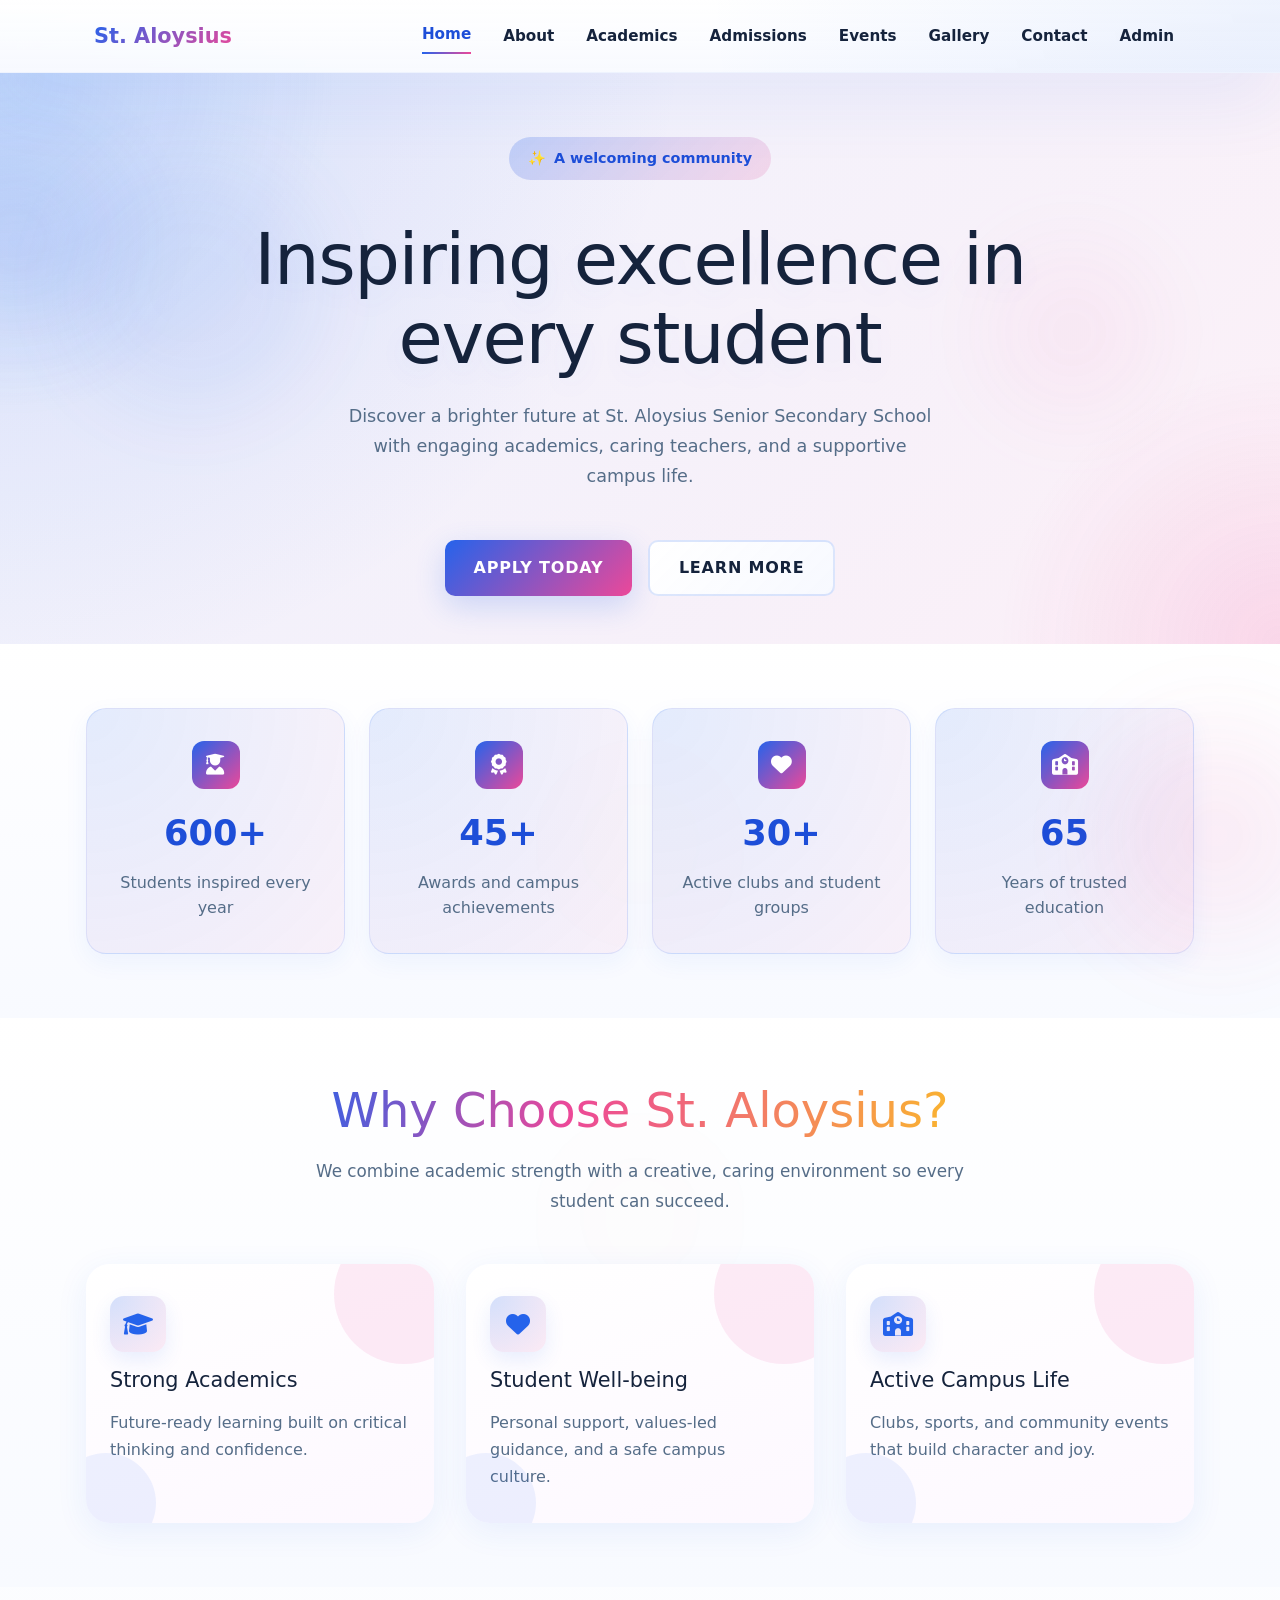
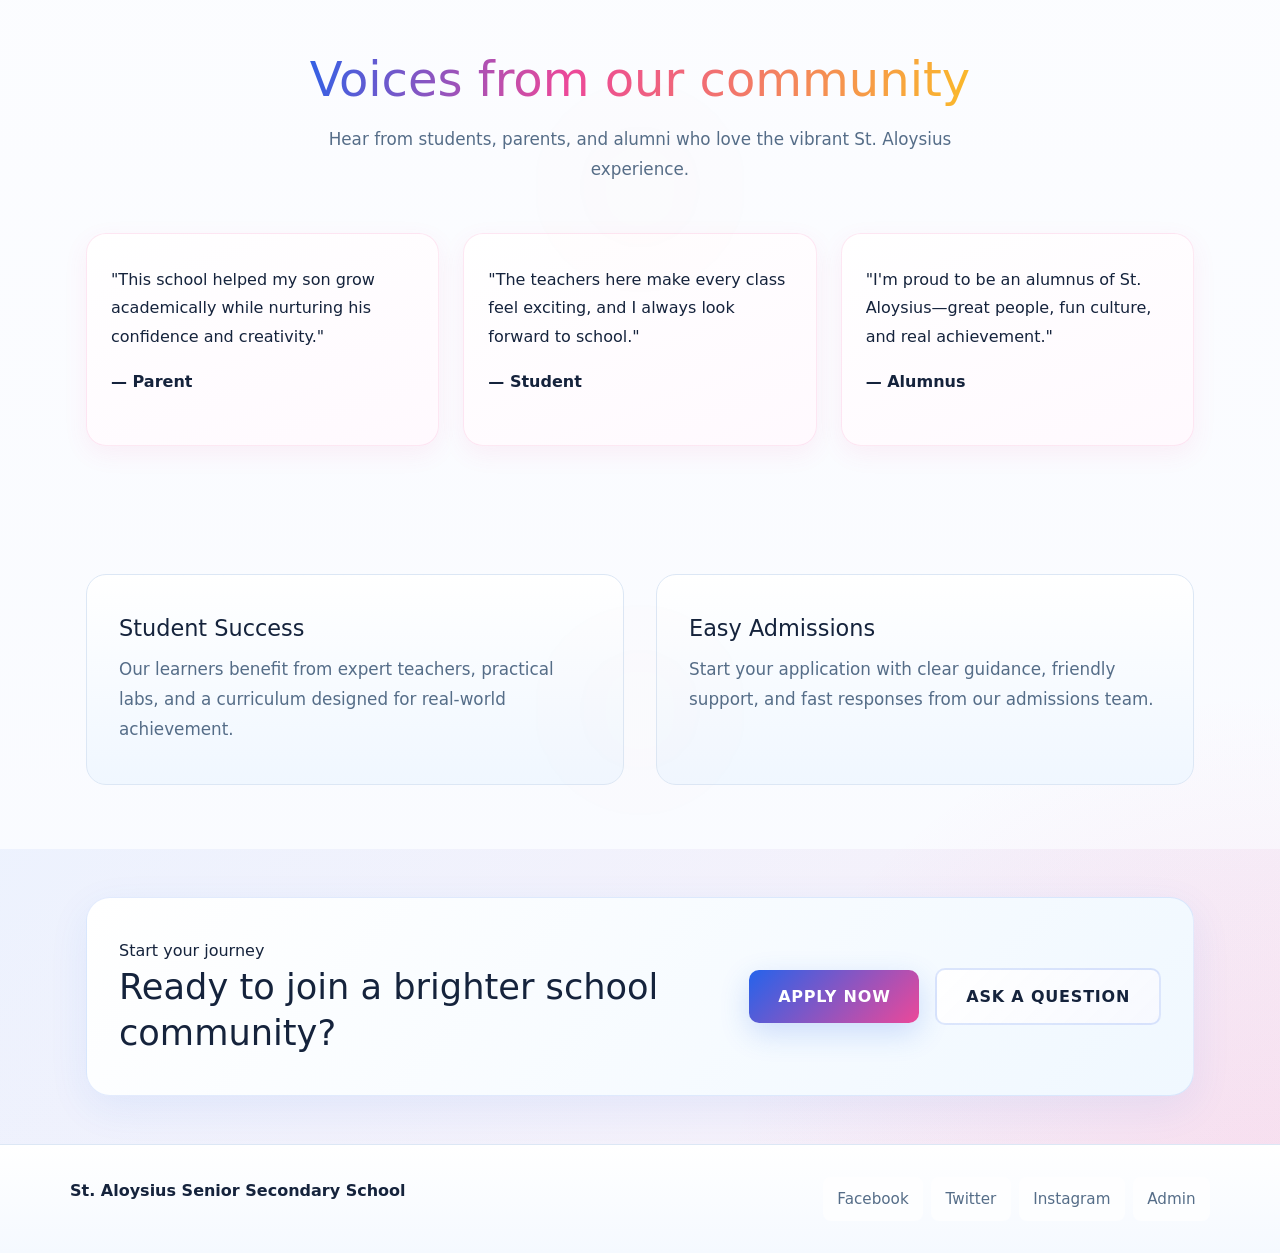
<file: index.html>
<!DOCTYPE html>
<html lang="en">
<head>
    <meta charset="UTF-8">
    <meta name="viewport" content="width=device-width, initial-scale=1.0">
    <meta name="description" content="St. Aloysius Senior Secondary School - Quality education with engaging academics and supportive campus life.">
    <meta name="theme-color" content="#2563eb">
    <title>St. Aloysius International School</title>
    <link href="https://cdn.jsdelivr.net/npm/bootstrap@5.3.0-alpha3/dist/css/bootstrap.min.css" rel="stylesheet">
    <link href="https://cdnjs.cloudflare.com/ajax/libs/font-awesome/6.0.0/css/all.min.css" rel="stylesheet">
    <link rel="stylesheet" href="styles.css">
</head>
<body>
    <header class="site-header">
        <div class="container header-inner">
            <a href="index.html" class="brand">St. Aloysius</a>
            <button class="nav-toggle" aria-label="Toggle navigation" aria-expanded="false">
                <i class="fas fa-bars"></i>
            </button>
            <nav role="navigation">
                <ul class="nav-list">
                    <li><a href="index.html" class="active">Home</a></li>
                    <li><a href="about.html">About</a></li>
                    <li><a href="academics.html">Academics</a></li>
                    <li><a href="admissions.html">Admissions</a></li>
                    <li><a href="events.html">Events</a></li>
                    <li><a href="gallery.html">Gallery</a></li>
                    <li><a href="contact.html">Contact</a></li>
                    <li><a href="admin-dashboard.html">Admin</a></li>
                </ul>
            </nav>
        </div>
    </header>

    <main>
        <section class="hero" role="banner">
            <div class="hero-content">
                <span class="eyebrow">A welcoming community</span>
                <h1>Inspiring excellence in every student</h1>
                <p>Discover a brighter future at St. Aloysius Senior Secondary School with engaging academics, caring teachers, and a supportive campus life.</p>
                <div class="hero-actions">
                    <a href="admissions.html" class="btn btn-primary">Apply Today</a>
                    <a href="about.html" class="btn btn-secondary">Learn More</a>
                </div>
            </div>
        </section>

        <section class="section section-light stats-section">
            <div class="container">
                <div class="stats-strip">
                    <article class="stat-card">
                        <span class="stat-icon"><i class="fas fa-user-graduate" aria-hidden="true"></i></span>
                        <strong>600+</strong>
                        <p>Students inspired every year</p>
                    </article>
                    <article class="stat-card">
                        <span class="stat-icon"><i class="fas fa-award" aria-hidden="true"></i></span>
                        <strong>45+</strong>
                        <p>Awards and campus achievements</p>
                    </article>
                    <article class="stat-card">
                        <span class="stat-icon"><i class="fas fa-heart" aria-hidden="true"></i></span>
                        <strong>30+</strong>
                        <p>Active clubs and student groups</p>
                    </article>
                    <article class="stat-card">
                        <span class="stat-icon"><i class="fas fa-school" aria-hidden="true"></i></span>
                        <strong>65</strong>
                        <p>Years of trusted education</p>
                    </article>
                </div>
            </div>
        </section>

        <section class="section section-light">
            <div class="container">
                <div class="section-heading">
                    <h2>Why Choose St. Aloysius?</h2>
                    <p>We combine academic strength with a creative, caring environment so every student can succeed.</p>
                </div>
                <div class="grid grid-3">
                    <article class="card feature-card">
                        <div class="feature-icon"><i class="fas fa-graduation-cap" aria-hidden="true"></i></div>
                        <h3>Strong Academics</h3>
                        <p>Future-ready learning built on critical thinking and confidence.</p>
                    </article>
                    <article class="card feature-card">
                        <div class="feature-icon"><i class="fas fa-heart" aria-hidden="true"></i></div>
                        <h3>Student Well-being</h3>
                        <p>Personal support, values-led guidance, and a safe campus culture.</p>
                    </article>
                    <article class="card feature-card">
                        <div class="feature-icon"><i class="fas fa-school" aria-hidden="true"></i></div>
                        <h3>Active Campus Life</h3>
                        <p>Clubs, sports, and community events that build character and joy.</p>
                    </article>
                </div>
            </div>
        </section>

        <section class="section testimonials-section">
            <div class="container">
                <div class="section-heading">
                    <h2>Voices from our community</h2>
                    <p>Hear from students, parents, and alumni who love the vibrant St. Aloysius experience.</p>
                </div>
                <div class="testimonial-grid">
                    <article class="testimonial-card">
                        <p>"This school helped my son grow academically while nurturing his confidence and creativity."</p>
                        <p class="testimonial-author">— Parent</p>
                    </article>
                    <article class="testimonial-card">
                        <p>"The teachers here make every class feel exciting, and I always look forward to school."</p>
                        <p class="testimonial-author">— Student</p>
                    </article>
                    <article class="testimonial-card">
                        <p>"I'm proud to be an alumnus of St. Aloysius—great people, fun culture, and real achievement."</p>
                        <p class="testimonial-author">— Alumnus</p>
                    </article>
                </div>
            </div>
        </section>

        <section class="section">
            <div class="container">
                <div class="grid grid-2">
                    <div class="content-box">
                        <h3>Student Success</h3>
                        <p>Our learners benefit from expert teachers, practical labs, and a curriculum designed for real-world achievement.</p>
                    </div>
                    <div class="content-box">
                        <h3>Easy Admissions</h3>
                        <p>Start your application with clear guidance, friendly support, and fast responses from our admissions team.</p>
                    </div>
                </div>
            </div>
        </section>

        <section class="site-cta">
            <div class="container">
                <div class="cta-panel">
                    <div>
                        <span class="eyebrow">Start your journey</span>
                        <h2>Ready to join a brighter school community?</h2>
                    </div>
                    <div class="cta-actions">
                        <a href="admissions.html" class="btn btn-primary">Apply Now</a>
                        <a href="contact.html" class="btn btn-secondary">Ask a question</a>
                    </div>
                </div>
            </div>
        </section>
    </main>

    <footer class="site-footer">
        <div class="footer-inner">
            <p class="footer-brand">St. Aloysius Senior Secondary School</p>
            <div class="footer-links">
                <a href="#" aria-label="Follow us on Facebook">Facebook</a>
                <a href="#" aria-label="Follow us on Twitter">Twitter</a>
                <a href="#" aria-label="Follow us on Instagram">Instagram</a>
                <a href="admin-dashboard.html" aria-label="Admin Dashboard">Admin</a>
            </div>
        </div>
    </footer>

    <button class="back-to-top" id="backToTop" aria-label="Back to top"></button>

    <script src="https://cdn.jsdelivr.net/npm/bootstrap@5.3.0-alpha3/dist/js/bootstrap.bundle.min.js"></script>
    <script>
        // Mobile menu toggle
        const navToggle = document.querySelector('.nav-toggle');
        const body = document.body;
        
        navToggle.addEventListener('click', () => {
            body.classList.toggle('nav-open');
            navToggle.setAttribute('aria-expanded', body.classList.contains('nav-open'));
        });

        // Close menu when a link is clicked
        document.querySelectorAll('.nav-list a').forEach(link => {
            link.addEventListener('click', () => {
                body.classList.remove('nav-open');
                navToggle.setAttribute('aria-expanded', 'false');
            });
        });

        // Back to top button
        const backToTopBtn = document.getElementById('backToTop');
        
        window.addEventListener('scroll', () => {
            if (window.pageYOffset > 300) {
                backToTopBtn.classList.add('show');
            } else {
                backToTopBtn.classList.remove('show');
            }
        });

        backToTopBtn.addEventListener('click', () => {
            window.scrollTo({ top: 0, behavior: 'smooth' });
        });

        // Add scroll icon to back to top button
        backToTopBtn.innerHTML = '<i class="fas fa-arrow-up"></i>';
    </script>
    <script src="scripts.js" defer></script>
</body>
</html>
</file>
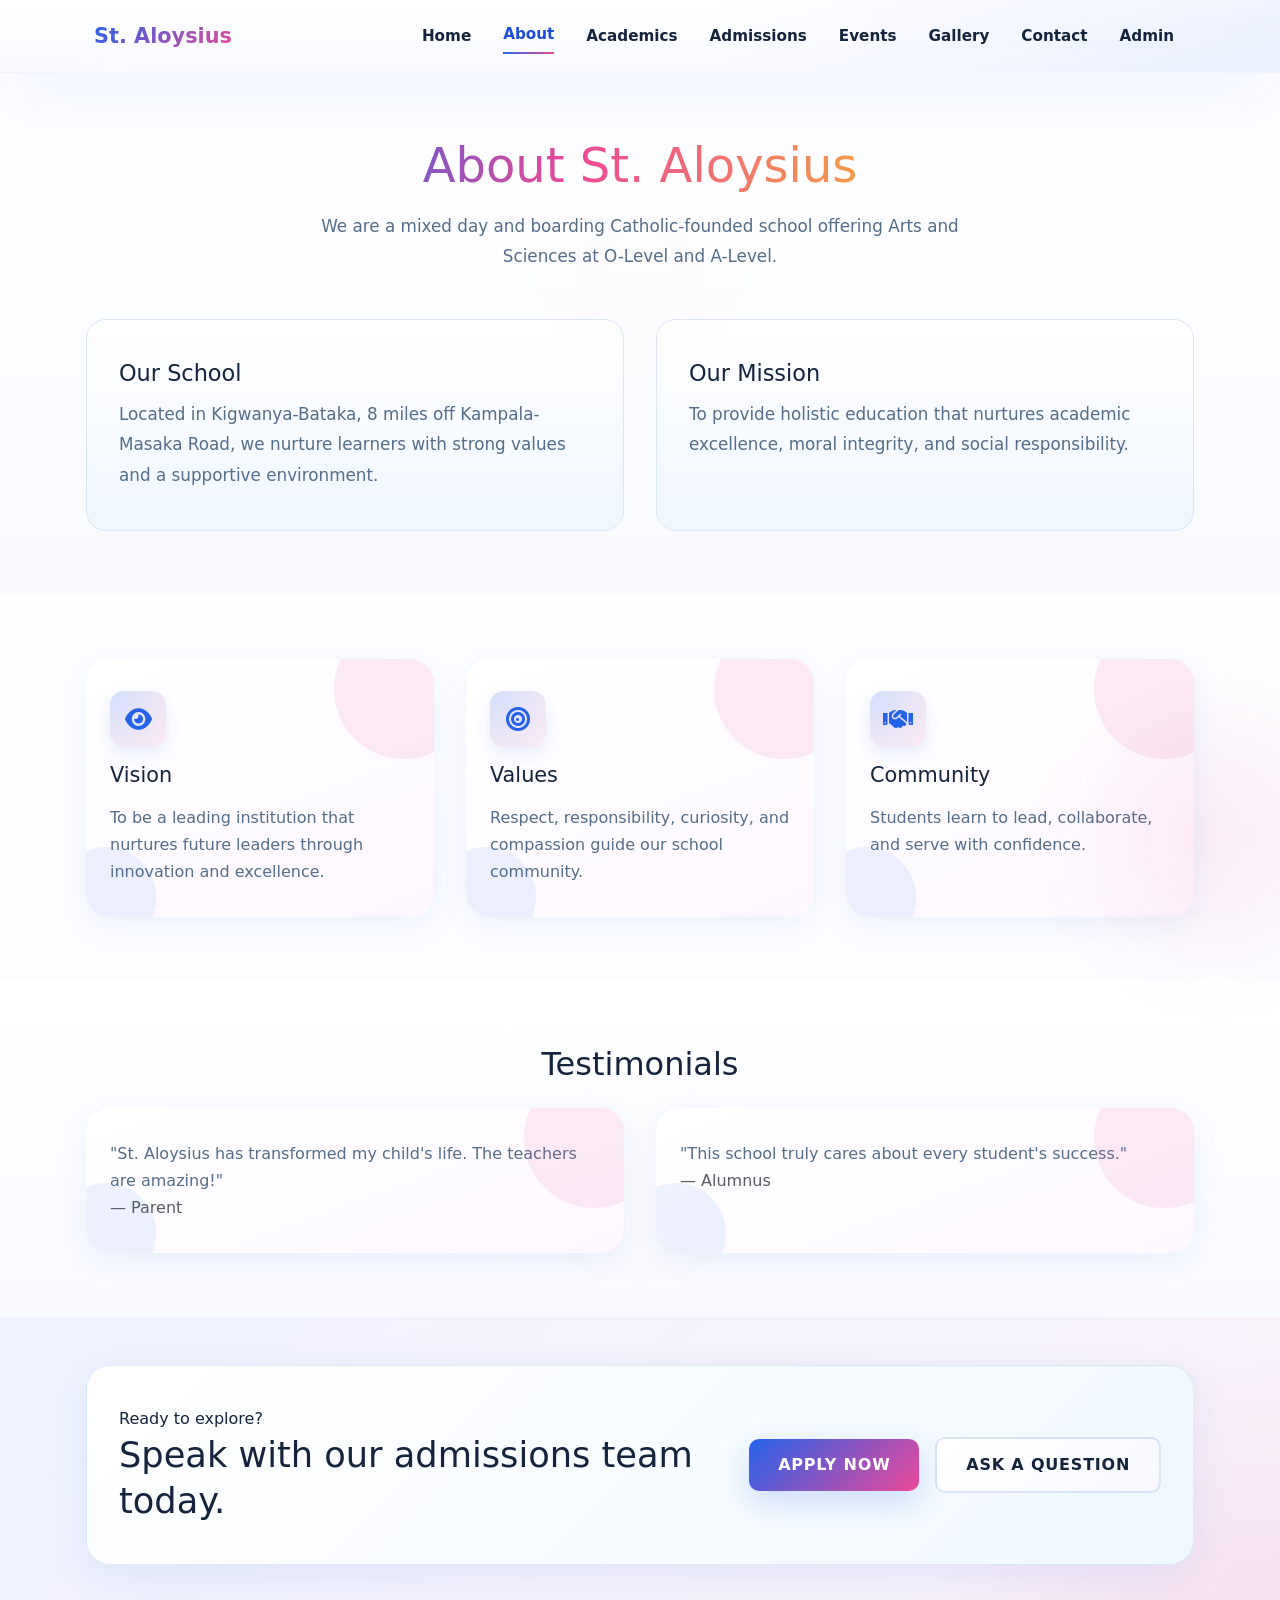
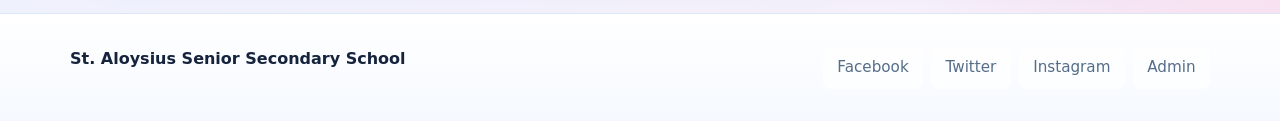
<file: about.html>
<!DOCTYPE html>
<html lang="en">
<head>
    <meta charset="UTF-8">
    <meta name="viewport" content="width=device-width, initial-scale=1.0">
    <title>About Us - St. Aloysius</title>
    <link href="https://cdn.jsdelivr.net/npm/bootstrap@5.3.0-alpha3/dist/css/bootstrap.min.css" rel="stylesheet">
    <link href="https://cdnjs.cloudflare.com/ajax/libs/font-awesome/6.0.0/css/all.min.css" rel="stylesheet">
    <link rel="stylesheet" href="styles.css">
</head>
<body>
    <header class="site-header">
        <div class="container header-inner">
            <a href="index.html" class="brand">St. Aloysius</a>
            <button class="nav-toggle" aria-label="Toggle navigation" aria-expanded="false">
                <i class="fas fa-bars"></i>
            </button>
            <nav role="navigation">
                <ul class="nav-list">
                    <li><a href="index.html">Home</a></li>
                    <li><a href="about.html" class="active">About</a></li>
                    <li><a href="academics.html">Academics</a></li>
                    <li><a href="admissions.html">Admissions</a></li>
                    <li><a href="events.html">Events</a></li>
                    <li><a href="gallery.html">Gallery</a></li>
                    <li><a href="contact.html">Contact</a></li>
                    <li><a href="admin-dashboard.html">Admin</a></li>
                </ul>
            </nav>
        </div>
    </header>

    <main>
        <section class="section section-light">
            <div class="container">
                <div class="section-heading">
                    <h2>About St. Aloysius</h2>
                    <p>We are a mixed day and boarding Catholic-founded school offering Arts and Sciences at O-Level and A-Level.</p>
                </div>
                <div class="grid grid-2">
                    <div class="content-box">
                        <h3>Our School</h3>
                        <p>Located in Kigwanya-Bataka, 8 miles off Kampala-Masaka Road, we nurture learners with strong values and a supportive environment.</p>
                    </div>
                    <div class="content-box">
                        <h3>Our Mission</h3>
                        <p>To provide holistic education that nurtures academic excellence, moral integrity, and social responsibility.</p>
                    </div>
                </div>
            </div>
        </section>

        <section class="section">
            <div class="container">
                <div class="grid grid-3">
                    <article class="card feature-card">
                        <div class="feature-icon"><i class="fas fa-eye"></i></div>
                        <h3>Vision</h3>
                        <p>To be a leading institution that nurtures future leaders through innovation and excellence.</p>
                    </article>
                    <article class="card feature-card">
                        <div class="feature-icon"><i class="fas fa-bullseye"></i></div>
                        <h3>Values</h3>
                        <p>Respect, responsibility, curiosity, and compassion guide our school community.</p>
                    </article>
                    <article class="card feature-card">
                        <div class="feature-icon"><i class="fas fa-handshake"></i></div>
                        <h3>Community</h3>
                        <p>Students learn to lead, collaborate, and serve with confidence.</p>
                    </article>
                </div>
            </div>
        </section>

        <section class="section section-light">
            <div class="container">
                <h2 class="text-center mb-4">Testimonials</h2>
                <div class="grid grid-2">
                    <article class="card">
                        <p>"St. Aloysius has transformed my child's life. The teachers are amazing!"</p>
                        <p class="text-muted">— Parent</p>
                    </article>
                    <article class="card">
                        <p>"This school truly cares about every student's success."</p>
                        <p class="text-muted">— Alumnus</p>
                    </article>
                </div>
            </div>
        </section>

        <section class="site-cta">
            <div class="container">
                <div class="cta-panel">
                    <div>
                        <span class="eyebrow">Ready to explore?</span>
                        <h2>Speak with our admissions team today.</h2>
                    </div>
                    <div class="cta-actions">
                        <a href="admissions.html" class="btn btn-primary">Apply Now</a>
                        <a href="contact.html" class="btn btn-secondary">Ask a question</a>
                    </div>
                </div>
            </div>
        </section>
    </main>

    <footer class="site-footer">
        <div class="footer-inner">
            <p class="footer-brand">St. Aloysius Senior Secondary School</p>
            <div class="footer-links">
                <a href="#">Facebook</a>
                <a href="#">Twitter</a>
                <a href="#">Instagram</a>
                <a href="admin-dashboard.html">Admin</a>
            </div>
        </div>
    </footer>

    <script src="https://cdn.jsdelivr.net/npm/bootstrap@5.3.0-alpha3/dist/js/bootstrap.bundle.min.js"></script>
    <script>
        const navToggle = document.querySelector('.nav-toggle');
        if (navToggle) {
            const body = document.body;
            navToggle.addEventListener('click', () => {
                body.classList.toggle('nav-open');
                navToggle.setAttribute('aria-expanded', body.classList.contains('nav-open'));
            });
            document.querySelectorAll('.nav-list a').forEach(link => {
                link.addEventListener('click', () => {
                    body.classList.remove('nav-open');
                    navToggle.setAttribute('aria-expanded', 'false');
                });
            });
        }
    </script>
    <script src="scripts.js" defer></script>
</body>
</html>
</file>
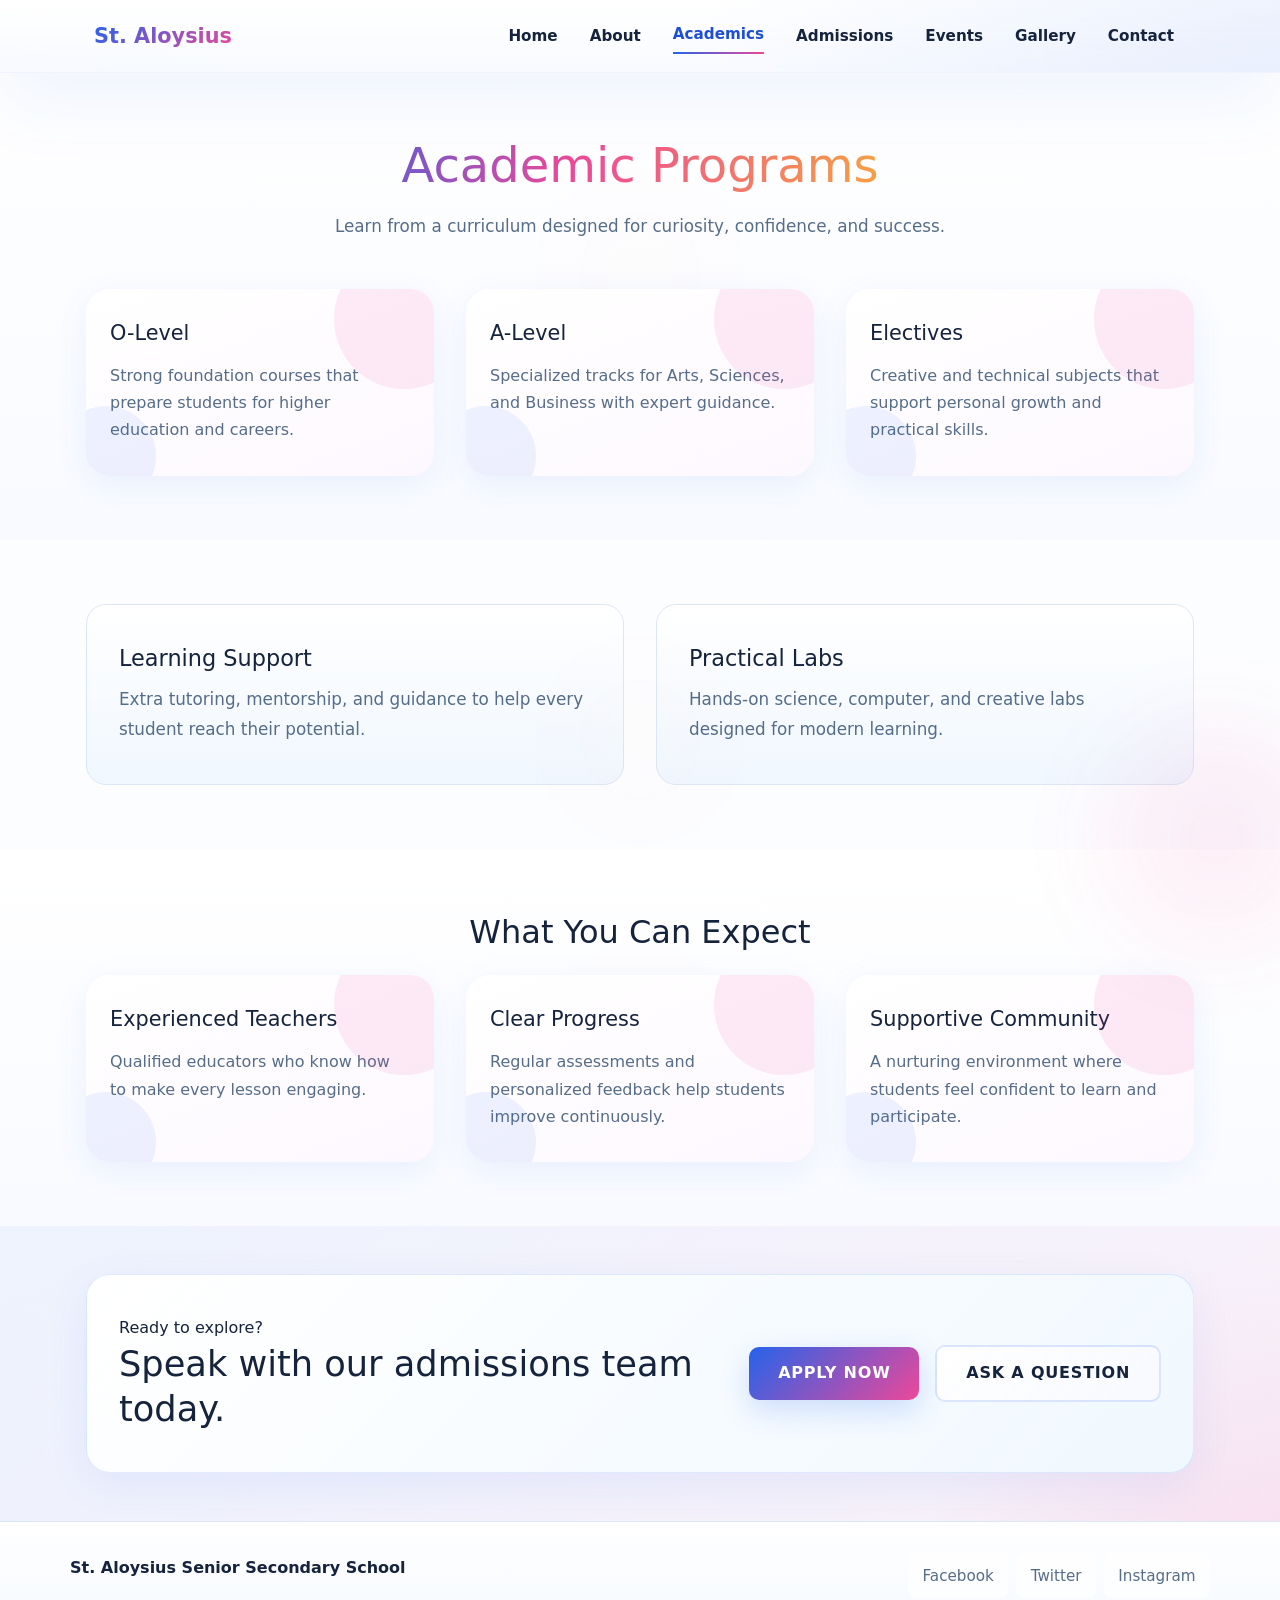
<file: academics.html>
<!DOCTYPE html>
<html lang="en">
<head>
    <meta charset="UTF-8">
    <meta name="viewport" content="width=device-width, initial-scale=1.0">
    <title>Academics - St. Aloysius</title>
    <link href="https://cdn.jsdelivr.net/npm/bootstrap@5.3.0-alpha3/dist/css/bootstrap.min.css" rel="stylesheet">
    <link href="https://cdnjs.cloudflare.com/ajax/libs/font-awesome/6.0.0/css/all.min.css" rel="stylesheet">
    <link rel="stylesheet" href="styles.css">
</head>
<body>
    <header class="site-header">
        <div class="container header-inner">
            <a href="index.html" class="brand">St. Aloysius</a>
            <nav>
                <ul class="nav-list">
                    <li><a href="index.html">Home</a></li>
                    <li><a href="about.html">About</a></li>
                    <li><a href="academics.html" class="active">Academics</a></li>
                    <li><a href="admissions.html">Admissions</a></li>
                    <li><a href="events.html">Events</a></li>
                    <li><a href="gallery.html">Gallery</a></li>
                    <li><a href="contact.html">Contact</a></li>
                </ul>
            </nav>
        </div>
    </header>

    <main>
        <section class="section section-light">
            <div class="container">
                <div class="section-heading">
                    <h2>Academic Programs</h2>
                    <p>Learn from a curriculum designed for curiosity, confidence, and success.</p>
                </div>
                <div class="grid grid-3">
                    <article class="card">
                        <h3>O-Level</h3>
                        <p>Strong foundation courses that prepare students for higher education and careers.</p>
                    </article>
                    <article class="card">
                        <h3>A-Level</h3>
                        <p>Specialized tracks for Arts, Sciences, and Business with expert guidance.</p>
                    </article>
                    <article class="card">
                        <h3>Electives</h3>
                        <p>Creative and technical subjects that support personal growth and practical skills.</p>
                    </article>
                </div>
            </div>
        </section>

        <section class="section">
            <div class="container">
                <div class="grid grid-2">
                    <div class="content-box">
                        <h3>Learning Support</h3>
                        <p>Extra tutoring, mentorship, and guidance to help every student reach their potential.</p>
                    </div>
                    <div class="content-box">
                        <h3>Practical Labs</h3>
                        <p>Hands-on science, computer, and creative labs designed for modern learning.</p>
                    </div>
                </div>
            </div>
        </section>

        <section class="section section-light">
            <div class="container">
                <h2 class="text-center mb-4">What You Can Expect</h2>
                <div class="grid grid-3">
                    <article class="card">
                        <h3>Experienced Teachers</h3>
                        <p>Qualified educators who know how to make every lesson engaging.</p>
                    </article>
                    <article class="card">
                        <h3>Clear Progress</h3>
                        <p>Regular assessments and personalized feedback help students improve continuously.</p>
                    </article>
                    <article class="card">
                        <h3>Supportive Community</h3>
                        <p>A nurturing environment where students feel confident to learn and participate.</p>
                    </article>
                </div>
            </div>
        </section>

        <section class="site-cta">
            <div class="container">
                <div class="cta-panel">
                    <div>
                        <span class="eyebrow">Ready to explore?</span>
                        <h2>Speak with our admissions team today.</h2>
                    </div>
                    <div class="cta-actions">
                        <a href="admissions.html" class="btn btn-primary">Apply Now</a>
                        <a href="contact.html" class="btn btn-secondary">Ask a question</a>
                    </div>
                </div>
            </div>
        </section>
    </main>

    <footer class="site-footer">
        <div class="footer-inner">
            <p class="footer-brand">St. Aloysius Senior Secondary School</p>
            <div class="footer-links">
                <a href="#">Facebook</a>
                <a href="#">Twitter</a>
                <a href="#">Instagram</a>
            </div>
        </div>
    </footer>

    <script src="https://cdn.jsdelivr.net/npm/bootstrap@5.3.0-alpha3/dist/js/bootstrap.bundle.min.js"></script>
    <script src="scripts.js" defer></script>
</body>
</html>
</file>
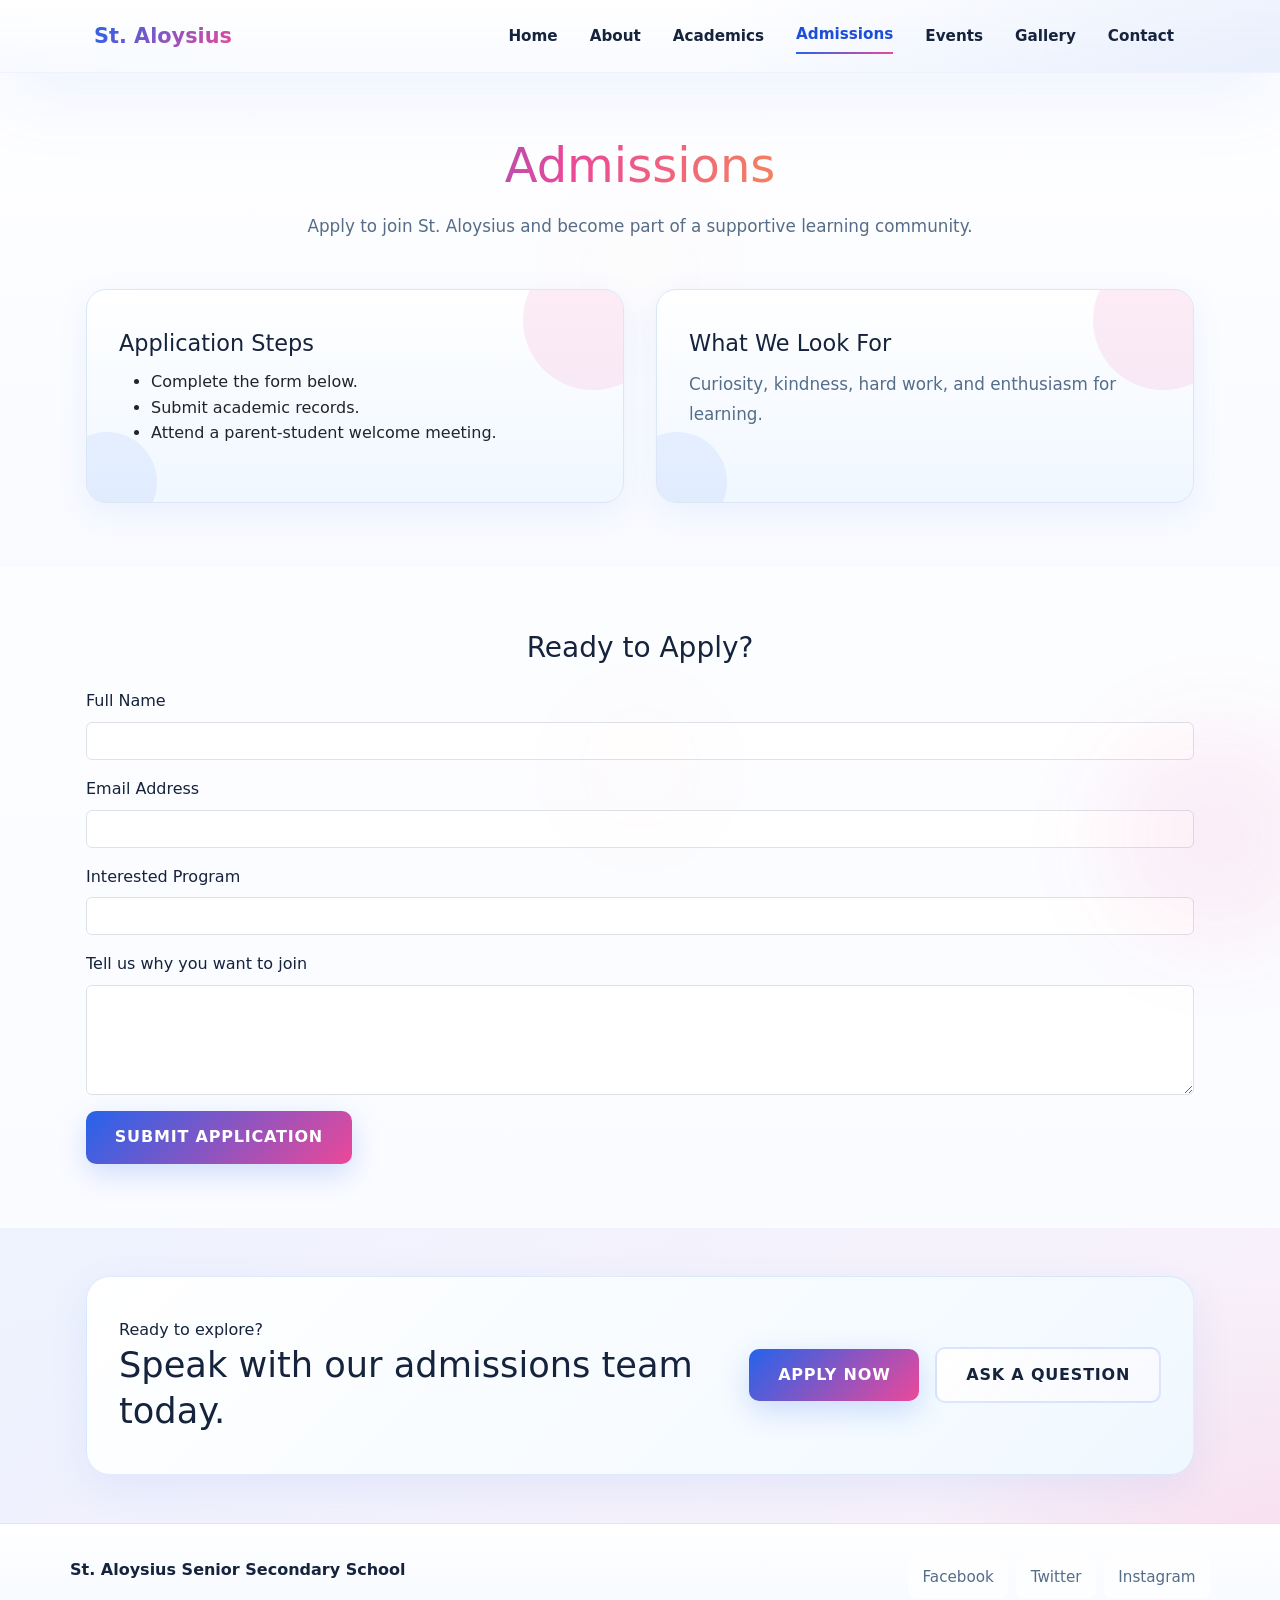
<file: admissions.html>
<!DOCTYPE html>
<html lang="en">
<head>
    <meta charset="UTF-8">
    <meta name="viewport" content="width=device-width, initial-scale=1.0">
    <title>Admissions - St. Aloysius</title>
    <link href="https://cdn.jsdelivr.net/npm/bootstrap@5.3.0-alpha3/dist/css/bootstrap.min.css" rel="stylesheet">
    <link href="https://cdnjs.cloudflare.com/ajax/libs/font-awesome/6.0.0/css/all.min.css" rel="stylesheet">
    <link rel="stylesheet" href="styles.css">
</head>
<body>
    <header class="site-header">
        <div class="container header-inner">
            <a href="index.html" class="brand">St. Aloysius</a>
            <nav>
                <ul class="nav-list">
                    <li><a href="index.html">Home</a></li>
                    <li><a href="about.html">About</a></li>
                    <li><a href="academics.html">Academics</a></li>
                    <li><a href="admissions.html" class="active">Admissions</a></li>
                    <li><a href="events.html">Events</a></li>
                    <li><a href="gallery.html">Gallery</a></li>
                    <li><a href="contact.html">Contact</a></li>
                </ul>
            </nav>
        </div>
    </header>

    <main>
        <section class="section section-light">
            <div class="container">
                <div class="section-heading">
                    <h2>Admissions</h2>
                    <p>Apply to join St. Aloysius and become part of a supportive learning community.</p>
                </div>
                <div class="grid grid-2">
                    <div class="card content-box">
                        <h3>Application Steps</h3>
                        <ul>
                            <li>Complete the form below.</li>
                            <li>Submit academic records.</li>
                            <li>Attend a parent-student welcome meeting.</li>
                        </ul>
                    </div>
                    <div class="card content-box">
                        <h3>What We Look For</h3>
                        <p>Curiosity, kindness, hard work, and enthusiasm for learning.</p>
                    </div>
                </div>
            </div>
        </section>

        <section class="section">
            <div class="container">
                <h3 class="mb-4 text-center">Ready to Apply?</h3>
                <form action="mailto:tretmax24@gmail.com" method="post" enctype="text/plain">
                    <div class="mb-3">
                        <label for="name" class="form-label">Full Name</label>
                        <input type="text" class="form-control" id="name" name="name" required>
                    </div>
                    <div class="mb-3">
                        <label for="email" class="form-label">Email Address</label>
                        <input type="email" class="form-control" id="email" name="email" required>
                    </div>
                    <div class="mb-3">
                        <label for="program" class="form-label">Interested Program</label>
                        <input type="text" class="form-control" id="program" name="program" required>
                    </div>
                    <div class="mb-3">
                        <label for="message" class="form-label">Tell us why you want to join</label>
                        <textarea class="form-control" id="message" name="message" rows="4" required></textarea>
                    </div>
                    <button type="submit" class="btn btn-primary">Submit Application</button>
                </form>
            </div>
        </section>

        <section class="site-cta">
            <div class="container">
                <div class="cta-panel">
                    <div>
                        <span class="eyebrow">Ready to explore?</span>
                        <h2>Speak with our admissions team today.</h2>
                    </div>
                    <div class="cta-actions">
                        <a href="admissions.html" class="btn btn-primary">Apply Now</a>
                        <a href="contact.html" class="btn btn-secondary">Ask a question</a>
                    </div>
                </div>
            </div>
        </section>
    </main>

    <footer class="site-footer">
        <div class="footer-inner">
            <p class="footer-brand">St. Aloysius Senior Secondary School</p>
            <div class="footer-links">
                <a href="#">Facebook</a>
                <a href="#">Twitter</a>
                <a href="#">Instagram</a>
            </div>
        </div>
    </footer>

    <script src="https://cdn.jsdelivr.net/npm/bootstrap@5.3.0-alpha3/dist/js/bootstrap.bundle.min.js"></script>
    <script src="scripts.js" defer></script>
</body>
</html>
</file>
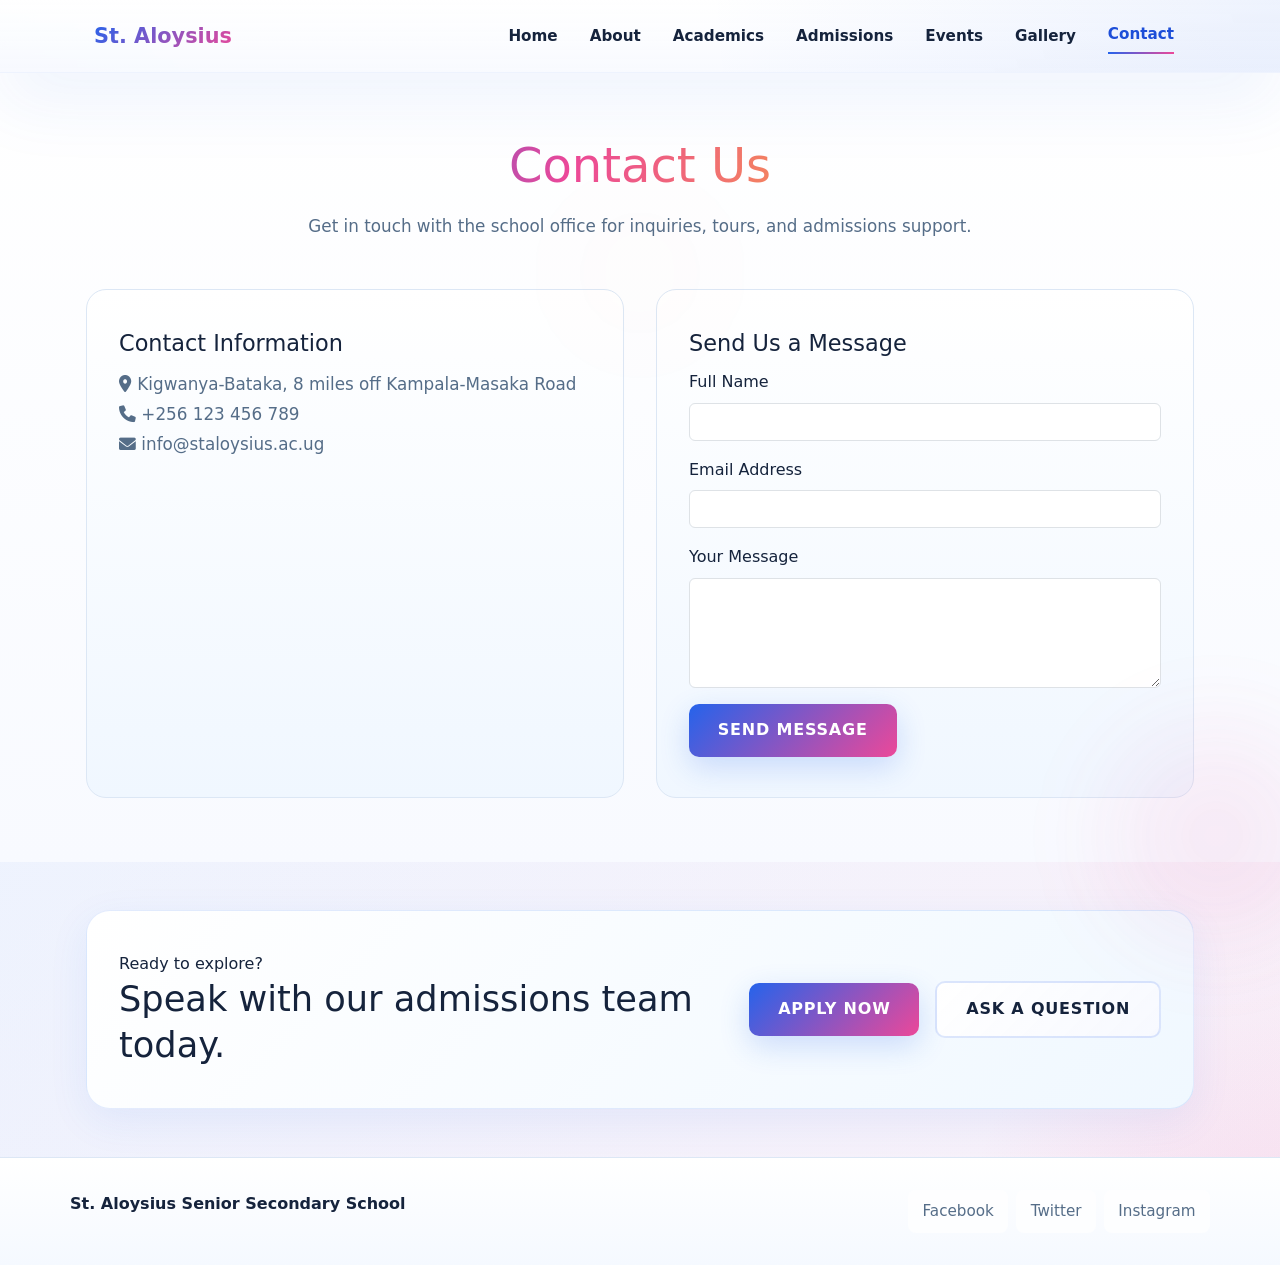
<file: contact.html>
<!DOCTYPE html>
<html lang="en">
<head>
    <meta charset="UTF-8">
    <meta name="viewport" content="width=device-width, initial-scale=1.0">
    <title>Contact Us - St. Aloysius</title>
    <link href="https://cdn.jsdelivr.net/npm/bootstrap@5.3.0-alpha3/dist/css/bootstrap.min.css" rel="stylesheet">
    <link href="https://cdnjs.cloudflare.com/ajax/libs/font-awesome/6.0.0/css/all.min.css" rel="stylesheet">
    <link rel="stylesheet" href="styles.css">
</head>
<body>
    <header class="site-header">
        <div class="container header-inner">
            <a href="index.html" class="brand">St. Aloysius</a>
            <nav>
                <ul class="nav-list">
                    <li><a href="index.html">Home</a></li>
                    <li><a href="about.html">About</a></li>
                    <li><a href="academics.html">Academics</a></li>
                    <li><a href="admissions.html">Admissions</a></li>
                    <li><a href="events.html">Events</a></li>
                    <li><a href="gallery.html">Gallery</a></li>
                    <li><a href="contact.html" class="active">Contact</a></li>
                </ul>
            </nav>
        </div>
    </header>

    <main>
        <section class="section section-light">
            <div class="container">
                <div class="section-heading">
                    <h2>Contact Us</h2>
                    <p>Get in touch with the school office for inquiries, tours, and admissions support.</p>
                </div>
                <div class="grid grid-2">
                    <div class="content-box">
                        <h3>Contact Information</h3>
                        <p><i class="fas fa-map-marker-alt"></i> Kigwanya-Bataka, 8 miles off Kampala-Masaka Road</p>
                        <p><i class="fas fa-phone"></i> +256 123 456 789</p>
                        <p><i class="fas fa-envelope"></i> info@staloysius.ac.ug</p>
                    </div>
                    <div class="content-box">
                        <h3>Send Us a Message</h3>
                        <form action="/" method="post" enctype="text/plain">
                            <div class="mb-3">
                                <label for="name" class="form-label">Full Name</label>
                                <input type="text" class="form-control" id="name" name="name" required>
                            </div>
                            <div class="mb-3">
                                <label for="email" class="form-label">Email Address</label>
                                <input type="email" class="form-control" id="email" name="email" required>
                            </div>
                            <div class="mb-3">
                                <label for="message" class="form-label">Your Message</label>
                                <textarea class="form-control" id="message" name="message" rows="4" required></textarea>
                            </div>
                            <button type="submit" class="btn btn-primary">Send Message</button>
                        </form>
                    </div>
                </div>
            </div>
        </section>

        <section class="site-cta">
            <div class="container">
                <div class="cta-panel">
                    <div>
                        <span class="eyebrow">Ready to explore?</span>
                        <h2>Speak with our admissions team today.</h2>
                    </div>
                    <div class="cta-actions">
                        <a href="admissions.html" class="btn btn-primary">Apply Now</a>
                        <a href="contact.html" class="btn btn-secondary">Ask a question</a>
                    </div>
                </div>
            </div>
        </section>
    </main>

    <footer class="site-footer">
        <div class="footer-inner">
            <p class="footer-brand">St. Aloysius Senior Secondary School</p>
            <div class="footer-links">
                <a href="#">Facebook</a>
                <a href="#">Twitter</a>
                <a href="#">Instagram</a>
            </div>
        </div>
    </footer>

    <script src="https://cdn.jsdelivr.net/npm/bootstrap@5.3.0-alpha3/dist/js/bootstrap.bundle.min.js"></script>
    <script src="scripts.js" defer></script>
</body>
</html>
</file>
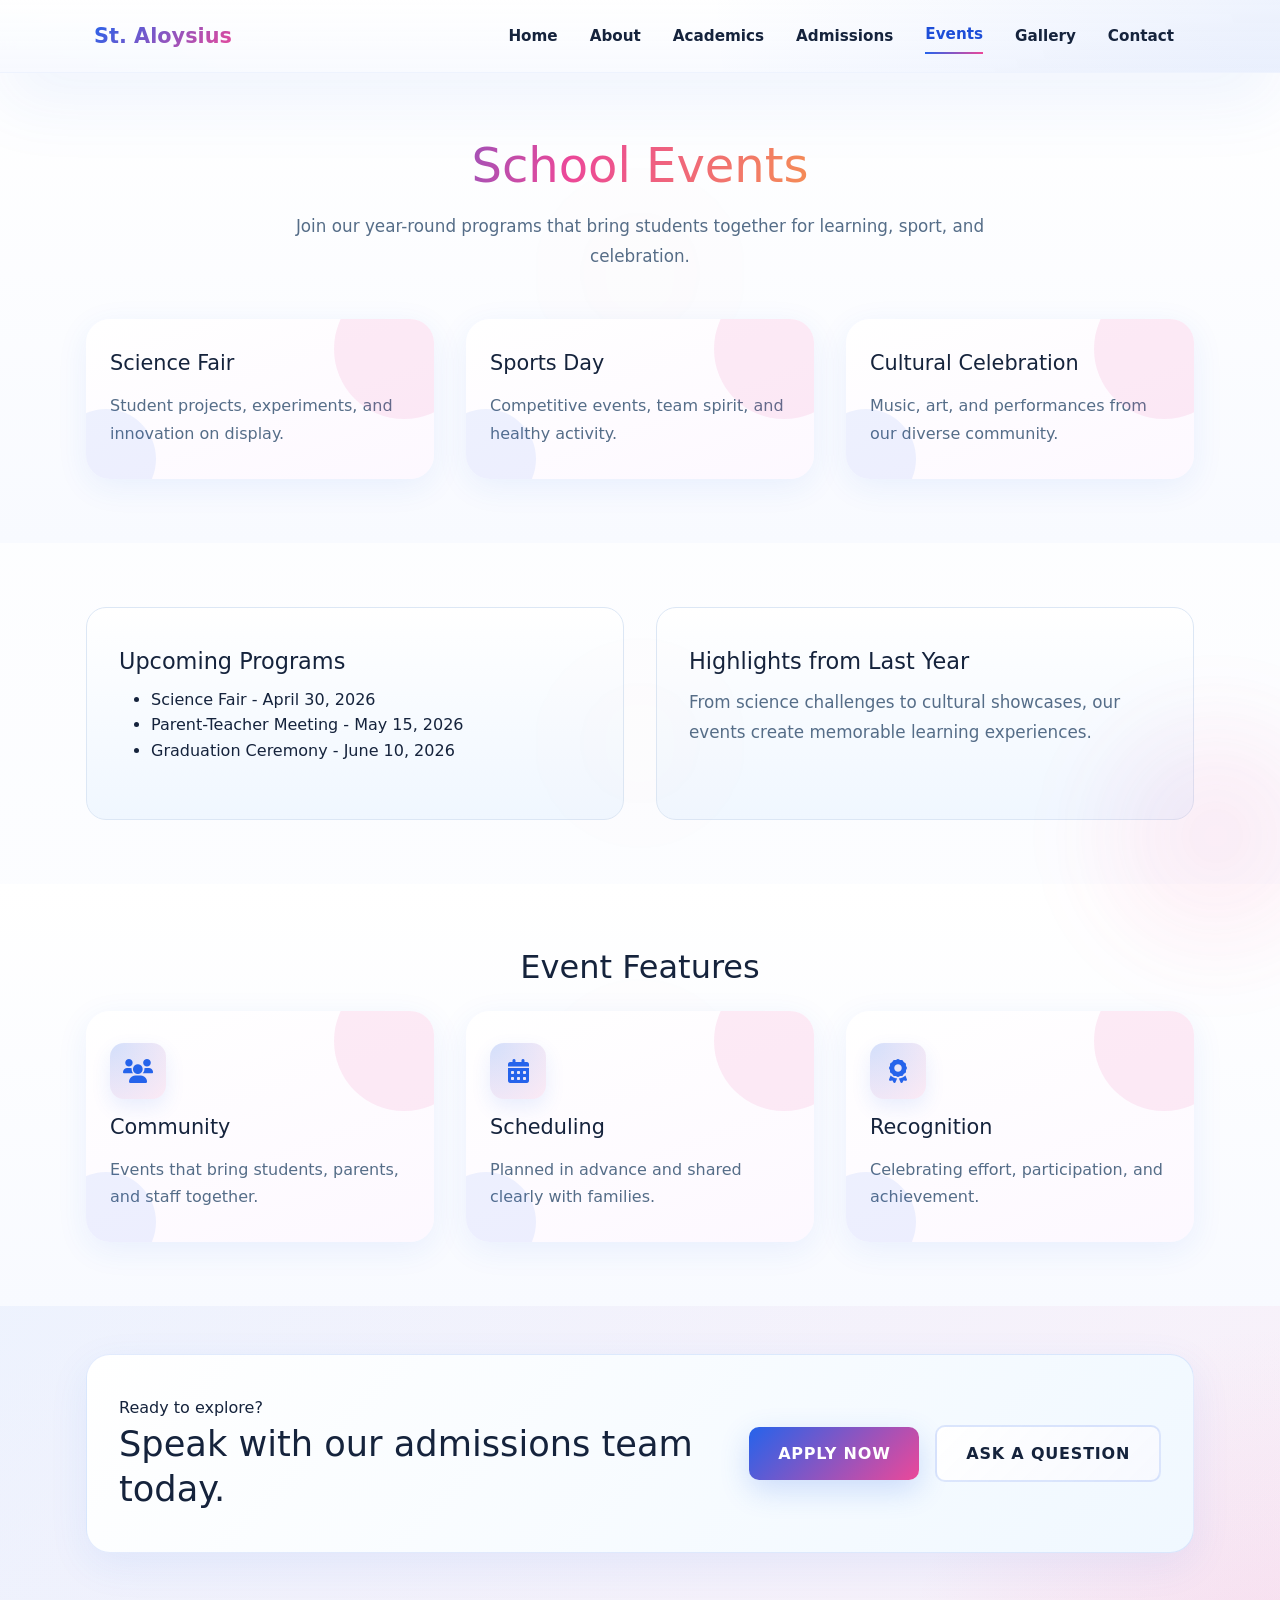
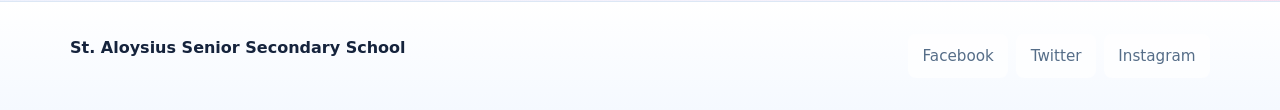
<file: events.html>
<!DOCTYPE html>
<html lang="en">
<head>
    <meta charset="UTF-8">
    <meta name="viewport" content="width=device-width, initial-scale=1.0">
    <title>Events - St. Aloysius</title>
    <link href="https://cdn.jsdelivr.net/npm/bootstrap@5.3.0-alpha3/dist/css/bootstrap.min.css" rel="stylesheet">
    <link href="https://cdnjs.cloudflare.com/ajax/libs/font-awesome/6.0.0/css/all.min.css" rel="stylesheet">
    <link rel="stylesheet" href="styles.css">
</head>
<body>
    <header class="site-header">
        <div class="container header-inner">
            <a href="index.html" class="brand">St. Aloysius</a>
            <nav>
                <ul class="nav-list">
                    <li><a href="index.html">Home</a></li>
                    <li><a href="about.html">About</a></li>
                    <li><a href="academics.html">Academics</a></li>
                    <li><a href="admissions.html">Admissions</a></li>
                    <li><a href="events.html" class="active">Events</a></li>
                    <li><a href="gallery.html">Gallery</a></li>
                    <li><a href="contact.html">Contact</a></li>
                </ul>
            </nav>
        </div>
    </header>

    <main>
        <section class="section section-light">
            <div class="container">
                <div class="section-heading">
                    <h2>School Events</h2>
                    <p>Join our year-round programs that bring students together for learning, sport, and celebration.</p>
                </div>
                <div class="grid grid-3">
                    <article class="card">
                        <h3>Science Fair</h3>
                        <p>Student projects, experiments, and innovation on display.</p>
                    </article>
                    <article class="card">
                        <h3>Sports Day</h3>
                        <p>Competitive events, team spirit, and healthy activity.</p>
                    </article>
                    <article class="card">
                        <h3>Cultural Celebration</h3>
                        <p>Music, art, and performances from our diverse community.</p>
                    </article>
                </div>
            </div>
        </section>

        <section class="section">
            <div class="container">
                <div class="grid grid-2">
                    <div class="content-box">
                        <h3>Upcoming Programs</h3>
                        <ul>
                            <li>Science Fair - April 30, 2026</li>
                            <li>Parent-Teacher Meeting - May 15, 2026</li>
                            <li>Graduation Ceremony - June 10, 2026</li>
                        </ul>
                    </div>
                    <div class="content-box">
                        <h3>Highlights from Last Year</h3>
                        <p>From science challenges to cultural showcases, our events create memorable learning experiences.</p>
                    </div>
                </div>
            </div>
        </section>

        <section class="section section-light">
            <div class="container">
                <h2 class="text-center mb-4">Event Features</h2>
                <div class="grid grid-3">
                    <article class="card feature-card">
                        <div class="feature-icon"><i class="fas fa-users"></i></div>
                        <h3>Community</h3>
                        <p>Events that bring students, parents, and staff together.</p>
                    </article>
                    <article class="card feature-card">
                        <div class="feature-icon"><i class="fas fa-calendar-alt"></i></div>
                        <h3>Scheduling</h3>
                        <p>Planned in advance and shared clearly with families.</p>
                    </article>
                    <article class="card feature-card">
                        <div class="feature-icon"><i class="fas fa-award"></i></div>
                        <h3>Recognition</h3>
                        <p>Celebrating effort, participation, and achievement.</p>
                    </article>
                </div>
            </div>
        </section>

        <section class="site-cta">
            <div class="container">
                <div class="cta-panel">
                    <div>
                        <span class="eyebrow">Ready to explore?</span>
                        <h2>Speak with our admissions team today.</h2>
                    </div>
                    <div class="cta-actions">
                        <a href="admissions.html" class="btn btn-primary">Apply Now</a>
                        <a href="contact.html" class="btn btn-secondary">Ask a question</a>
                    </div>
                </div>
            </div>
        </section>
    </main>

    <footer class="site-footer">
        <div class="footer-inner">
            <p class="footer-brand">St. Aloysius Senior Secondary School</p>
            <div class="footer-links">
                <a href="#">Facebook</a>
                <a href="#">Twitter</a>
                <a href="#">Instagram</a>
            </div>
        </div>
    </footer>

    <script src="https://cdn.jsdelivr.net/npm/bootstrap@5.3.0-alpha3/dist/js/bootstrap.bundle.min.js"></script>
    <script src="scripts.js" defer></script>
</body>
</html>
</file>
<file: styles.css>
:root {
    color-scheme: light;
    --bg: #f5f9ff;
    --surface: #ffffff;
    --surface-alt: #eef4ff;
    --gradient-1: #eff6ff;
    --gradient-2: #dbeafe;
    --gradient-3: #fff0f6;
    --gradient-4: #f0f9ff;
    --gradient-5: #fde2ff;
    --text: #15233c;
    --muted: #556d88;
    --primary: #2563eb;
    --primary-dark: #1d4ed8;
    --accent: #ec4899;
    --accent-dark: #be185d;
    --border: #dce7f5;
    --shadow: 0 18px 45px rgba(37, 99, 235, 0.12);
    --shadow-soft: 0 12px 30px rgba(37, 99, 235, 0.12);
    --glow: rgba(236, 72, 153, 0.12);
}

* {
    box-sizing: border-box;
}

html {
    scroll-behavior: smooth;
}

body {
    margin: 0;
    font-family: 'Inter', system-ui, -apple-system, sans-serif;
    min-height: 100vh;
    position: relative;
    overflow-x: hidden;
    background: radial-gradient(circle at top left, rgba(37, 99, 235, 0.16), transparent 22%), 
                radial-gradient(circle at bottom right, rgba(236, 72, 153, 0.12), transparent 18%), 
                linear-gradient(180deg, rgba(255, 255, 255, 0.95), rgba(248, 250, 255, 0.92));
    color: var(--text);
    line-height: 1.6;
    font-size: 16px;
}

body::before {
    content: '';
    position: fixed;
    left: -11rem;
    top: 3rem;
    width: 24rem;
    height: 24rem;
    background: radial-gradient(circle, rgba(37, 99, 235, 0.22), transparent 55%);
    pointer-events: none;
    filter: blur(36px);
    opacity: 0.7;
    z-index: 0;
}

body::after {
    content: '';
    position: fixed;
    right: -10rem;
    bottom: -10rem;
    width: 28rem;
    height: 28rem;
    background: radial-gradient(circle, rgba(236, 72, 153, 0.18), transparent 50%);
    pointer-events: none;
    filter: blur(40px);
    opacity: 0.65;
    z-index: 0;
}

img {
    max-width: 100%;
    display: block;
    height: auto;
}

.container {
    width: min(1140px, calc(100% - 2rem));
    margin: 0 auto;
    padding: 0 1rem;
}

a {
    color: var(--primary);
    text-decoration: none;
}

a:hover {
    color: var(--primary-dark);
}

/* HEADER & NAVIGATION */
.site-header {
    position: sticky;
    top: 0;
    z-index: 20;
    background: linear-gradient(180deg, rgba(255, 255, 255, 0.98) 0%, rgba(248, 250, 255, 0.95) 100%);
    backdrop-filter: blur(14px);
    box-shadow: 0 28px 70px rgba(37, 99, 235, 0.08);
    border-bottom: 1px solid rgba(37, 99, 235, 0.08);
}

.site-header::before {
    content: '';
    position: absolute;
    inset: 0;
    pointer-events: none;
    background: radial-gradient(circle at top right, rgba(37, 99, 235, 0.08), transparent 45%);
}

.header-inner {
    display: flex;
    align-items: center;
    justify-content: space-between;
    padding: 1rem 1.5rem;
    position: relative;
    flex-wrap: wrap;
    gap: 1rem;
}

.nav-toggle {
    display: none;
    align-items: center;
    justify-content: center;
    padding: 0.65rem 0.85rem;
    border-radius: 12px;
    border: 1px solid rgba(37, 99, 235, 0.12);
    background: rgba(255, 255, 255, 0.92);
    color: var(--primary-dark);
    font-weight: 700;
    cursor: pointer;
    transition: transform 0.2s ease, background 0.2s ease, color 0.2s ease;
    font-size: 1.2rem;
    min-width: 44px;
    min-height: 44px;
}

.nav-toggle:hover,
.nav-toggle:focus-visible {
    transform: translateY(-2px);
    background: rgba(255, 255, 255, 1);
}

.brand {
    font-size: 1.3rem;
    font-weight: 800;
    background: linear-gradient(135deg, var(--primary), var(--accent));
    -webkit-background-clip: text;
    -webkit-text-fill-color: transparent;
    background-clip: text;
    position: relative;
    z-index: 1;
    white-space: nowrap;
}

nav {
    display: flex;
    flex: 1;
    justify-content: flex-end;
}

.nav-list {
    list-style: none;
    margin: 0;
    padding: 0;
    display: flex;
    flex-wrap: wrap;
    gap: 0.5rem;
    align-items: center;
}

.nav-list a {
    color: var(--text);
    font-weight: 600;
    position: relative;
    padding: 0.5rem 0.75rem;
    transition: color 0.25s ease, transform 0.2s ease;
    font-size: 0.95rem;
    display: inline-block;
    white-space: nowrap;
}

.nav-list a::after {
    content: '';
    position: absolute;
    left: 0.75rem;
    bottom: 0;
    width: 0;
    height: 2px;
    background: linear-gradient(90deg, var(--primary), var(--accent));
    transition: width 0.25s ease;
    right: 0.75rem;
}

.nav-list a:hover::after,
.nav-list a.active::after {
    width: calc(100% - 1.5rem);
}

.nav-list a:hover,
.nav-list a.active {
    color: var(--primary-dark);
    transform: translateY(-2px);
}

/* MOBILE MENU */
@media (max-width: 768px) {
    .nav-toggle {
        display: inline-flex;
    }

    .header-inner {
        padding: 1rem;
        gap: 0.75rem;
    }

    nav {
        position: absolute;
        left: 0.5rem;
        right: 0.5rem;
        top: calc(100% + 0.5rem);
        background: rgba(255, 255, 255, 0.98);
        border-radius: 16px;
        padding: 1rem;
        max-height: 0;
        opacity: 0;
        overflow: hidden;
        pointer-events: none;
        transition: opacity 0.3s ease, max-height 0.3s ease;
        box-shadow: 0 12px 40px rgba(37, 99, 235, 0.15);
        z-index: 100;
        backdrop-filter: blur(10px);
    }

    body.nav-open nav {
        opacity: 1;
        max-height: 400px;
        pointer-events: auto;
    }

    .nav-list {
        flex-direction: column;
        gap: 0.5rem;
        width: 100%;
    }

    .nav-list a {
        padding: 0.75rem 1rem;
        display: block;
        width: 100%;
        border-radius: 8px;
        font-size: 1rem;
    }

    .nav-list a::after {
        display: none;
    }

    .nav-list a.active {
        background: rgba(37, 99, 235, 0.1);
        color: var(--primary-dark);
    }
}

/* HERO SECTION */
.hero {
    position: relative;
    overflow: hidden;
    padding: 4rem 1rem 3rem;
    background: radial-gradient(circle at top left, rgba(96, 165, 250, 0.16), transparent 24%), 
                radial-gradient(circle at bottom right, rgba(236, 72, 153, 0.15), transparent 20%), 
                linear-gradient(135deg, rgba(37, 99, 235, 0.08), rgba(236, 72, 153, 0.08));
    animation: pulseGradient 18s ease infinite;
}

.hero::before {
    content: '';
    position: absolute;
    left: 5%;
    top: 15%;
    width: 16rem;
    height: 16rem;
    border-radius: 50%;
    background: rgba(37, 99, 235, 0.14);
    filter: blur(40px);
    opacity: 0.5;
}

.hero::after {
    content: '';
    position: absolute;
    right: 5%;
    top: 20%;
    width: 18rem;
    height: 18rem;
    border-radius: 50%;
    background: radial-gradient(circle, rgba(236, 72, 153, 0.15), transparent 60%);
    filter: blur(36px);
    opacity: 0.5;
}

.hero-content {
    position: relative;
    z-index: 1;
    max-width: 800px;
    margin: 0 auto;
    text-align: center;
}

.hero .eyebrow {
    display: inline-flex;
    align-items: center;
    gap: 0.5rem;
    margin-bottom: 1.5rem;
    padding: 0.6rem 1.2rem;
    background: linear-gradient(135deg, rgba(37, 99, 235, 0.22), rgba(236, 72, 153, 0.16));
    color: var(--primary-dark);
    border-radius: 999px;
    font-size: 0.9rem;
    font-weight: 700;
    animation: float 8s ease-in-out infinite;
}

.hero .eyebrow::before {
    content: '✨';
}

.hero h1 {
    font-size: clamp(2rem, 6vw, 4.5rem);
    margin: 1rem 0;
    line-height: 1.1;
    letter-spacing: -0.02em;
    text-shadow: 0 10px 30px rgba(37, 99, 235, 0.06);
    animation: driftIn 0.9s ease-out forwards;
}

.hero p {
    margin: 1.5rem auto;
    max-width: 600px;
    color: var(--muted);
    font-size: clamp(1rem, 2vw, 1.1rem);
    animation: driftIn 1s ease-out forwards;
    line-height: 1.7;
}

.hero-actions {
    display: flex;
    flex-wrap: wrap;
    justify-content: center;
    gap: 1rem;
    padding-top: 1.5rem;
    margin: 0 -0.5rem;
}

/* BUTTONS */
.btn {
    display: inline-flex;
    align-items: center;
    justify-content: center;
    padding: 0.9rem 1.8rem;
    border-radius: 10px;
    border: none;
    font-size: 1rem;
    font-weight: 700;
    text-transform: uppercase;
    letter-spacing: 0.05em;
    position: relative;
    transition: transform 0.2s ease, box-shadow 0.2s ease, background-position 0.4s ease;
    cursor: pointer;
    overflow: hidden;
    z-index: 1;
    min-height: 44px;
    min-width: 100px;
}

.btn::before {
    content: '';
    position: absolute;
    inset: 0;
    background: radial-gradient(circle, rgba(255, 255, 255, 0.35), transparent 65%);
    opacity: 0;
    transition: opacity 0.25s ease;
}

.btn:hover::before {
    opacity: 1;
}

.btn-primary {
    background: linear-gradient(135deg, var(--primary), var(--accent));
    color: #fff;
    box-shadow: 0 10px 30px rgba(37, 99, 235, 0.2);
}

.btn-primary:hover {
    transform: translateY(-2px);
    box-shadow: 0 15px 40px rgba(37, 99, 235, 0.3);
}

.btn-secondary {
    background: linear-gradient(135deg, rgba(255, 255, 255, 0.95), #f7f9ff 100%);
    color: var(--text);
    border: 2px solid rgba(37, 99, 235, 0.16);
}

.btn-secondary:hover {
    background: rgba(255, 255, 255, 1);
    border-color: rgba(37, 99, 235, 0.3);
    transform: translateY(-2px);
}

@media (max-width: 480px) {
    .hero-actions {
        flex-direction: column;
        gap: 0.75rem;
    }

    .btn {
        width: 100%;
        font-size: 0.95rem;
        padding: 0.85rem 1.5rem;
    }
}

/* STATS SECTION */
.stats-strip {
    display: grid;
    grid-template-columns: repeat(auto-fit, minmax(200px, 1fr));
    gap: 1.5rem;
}

.stat-card {
    background: radial-gradient(circle at top left, rgba(37, 99, 235, 0.12), rgba(236, 72, 153, 0.06));
    border: 1px solid rgba(37, 99, 235, 0.12);
    border-radius: 20px;
    padding: 2rem 1.5rem;
    box-shadow: 0 8px 24px rgba(37, 99, 235, 0.06);
    transition: transform 0.3s ease, box-shadow 0.3s ease;
    text-align: center;
}

.stat-card:hover {
    transform: translateY(-4px);
    box-shadow: 0 12px 36px rgba(37, 99, 235, 0.1);
}

.stat-icon {
    display: inline-flex;
    align-items: center;
    justify-content: center;
    width: 3rem;
    height: 3rem;
    border-radius: 12px;
    background: linear-gradient(135deg, var(--primary), var(--accent));
    color: #fff;
    margin-bottom: 1rem;
    font-size: 1.3rem;
}

.stat-card strong {
    display: block;
    font-size: clamp(1.8rem, 4vw, 2.2rem);
    margin-bottom: 0.5rem;
    color: var(--primary-dark);
}

.stat-card p {
    margin: 0;
    font-size: 1rem;
    color: var(--muted);
    line-height: 1.6;
}

@media (max-width: 640px) {
    .stats-strip {
        grid-template-columns: repeat(2, 1fr);
        gap: 1rem;
    }

    .stat-card {
        padding: 1.5rem 1rem;
    }

    .stat-card strong {
        font-size: 1.5rem;
    }
}

/* SECTION STYLES */
.section {
    padding: 4rem 1rem;
    position: relative;
}

.section::before {
    content: '';
    position: absolute;
    left: 50%;
    top: 0;
    width: 25rem;
    height: 25rem;
    transform: translateX(-50%);
    background: radial-gradient(circle, rgba(249, 115, 22, 0.06), transparent 50%);
    filter: blur(50px);
    pointer-events: none;
    opacity: 0.3;
}

.section-light {
    background: linear-gradient(180deg, #ffffff 0%, #f8faff 100%);
}

.section-heading {
    max-width: 700px;
    margin: 0 auto 3rem;
    text-align: center;
}

.section-heading h2 {
    margin: 0 0 1rem;
    font-size: clamp(1.8rem, 5vw, 3rem);
    background: linear-gradient(100deg, #2563eb 0%, #ec4899 40%, #fbbf24 100%);
    -webkit-background-clip: text;
    -webkit-text-fill-color: transparent;
    background-clip: text;
    line-height: 1.2;
}

.section-heading p {
    color: var(--muted);
    font-size: 1.05rem;
    line-height: 1.8;
    margin: 0;
}

/* GRID LAYOUTS */
.grid {
    display: grid;
    gap: 2rem;
}

.grid-2 {
    grid-template-columns: repeat(auto-fit, minmax(280px, 1fr));
}

.grid-3 {
    grid-template-columns: repeat(auto-fit, minmax(260px, 1fr));
}

/* CARDS */
.card {
    background: linear-gradient(160deg, #ffffff 0%, #fdf8ff 100%);
    border: none;
    border-radius: 24px;
    box-shadow: 0 8px 32px rgba(37, 99, 235, 0.08);
    overflow: hidden;
    padding: 2rem 1.5rem;
    position: relative;
    transition: transform 0.35s ease, box-shadow 0.35s ease;
}

.card::before {
    content: '';
    position: absolute;
    top: -40px;
    right: -40px;
    width: 140px;
    height: 140px;
    border-radius: 50%;
    background: rgba(236, 72, 153, 0.1);
}

.card::after {
    content: '';
    position: absolute;
    bottom: -30px;
    left: -30px;
    width: 100px;
    height: 100px;
    border-radius: 50%;
    background: rgba(37, 99, 235, 0.08);
}

.card:hover {
    transform: translateY(-8px);
    box-shadow: 0 16px 48px rgba(37, 99, 235, 0.12);
}

.card h3 {
    margin-top: 0;
    margin-bottom: 1rem;
    font-size: clamp(1.1rem, 2vw, 1.3rem);
    color: var(--text);
}

.card p {
    color: var(--muted);
    font-size: 1rem;
    line-height: 1.7;
    margin: 0;
}

.feature-icon {
    width: 3.5rem;
    height: 3.5rem;
    display: inline-flex;
    align-items: center;
    justify-content: center;
    border-radius: 14px;
    background: radial-gradient(circle at top left, rgba(37, 99, 235, 0.2), rgba(236, 72, 153, 0.1));
    color: var(--primary);
    font-size: 1.5rem;
    box-shadow: 0 8px 20px rgba(37, 99, 235, 0.1);
    flex-shrink: 0;
    margin-bottom: 1rem;
}

.feature-card {
    display: flex;
    flex-direction: column;
}

/* TESTIMONIALS */
.testimonial-grid {
    display: grid;
    grid-template-columns: repeat(auto-fit, minmax(280px, 1fr));
    gap: 1.5rem;
}

.testimonial-card {
    background: linear-gradient(160deg, #ffffff 0%, #fff9fe 100%);
    border: 1px solid rgba(236, 72, 153, 0.12);
    border-radius: 20px;
    padding: 2rem 1.5rem;
    box-shadow: 0 8px 24px rgba(236, 72, 153, 0.08);
    transition: transform 0.3s ease, box-shadow 0.3s ease;
}

.testimonial-card:hover {
    transform: translateY(-4px);
    box-shadow: 0 12px 36px rgba(236, 72, 153, 0.12);
}

.testimonial-card p {
    margin: 0 0 1rem;
    color: var(--text);
    line-height: 1.8;
    font-size: 1rem;
}

.testimonial-author {
    margin: 0;
    font-weight: 700;
    color: var(--primary-dark);
    font-size: 0.95rem;
}

/* CONTENT BOX */
.content-box {
    background: linear-gradient(180deg, #ffffff 0%, #f0f7ff 100%);
    border: 1px solid var(--border);
    border-radius: 20px;
    padding: 2.5rem 2rem;
    transition: transform 0.25s ease, box-shadow 0.25s ease;
}

.content-box h3 {
    font-size: clamp(1.2rem, 2vw, 1.4rem);
    margin-top: 0;
    margin-bottom: 0.75rem;
    color: var(--text);
}

.content-box p {
    font-size: 1.05rem;
    color: var(--muted);
    line-height: 1.8;
    margin: 0;
}

.content-box:hover {
    transform: translateY(-4px);
    box-shadow: 0 12px 36px rgba(37, 99, 235, 0.1);
}

/* CTA SECTION */
.site-cta {
    padding: 3rem 1rem;
    background: linear-gradient(135deg, rgba(37, 99, 235, 0.06), rgba(236, 72, 153, 0.06));
}

.cta-panel {
    display: flex;
    flex-wrap: wrap;
    align-items: center;
    justify-content: space-between;
    gap: 2rem;
    padding: 2.5rem 2rem;
    background: linear-gradient(135deg, #ffffff 0%, #f0f8ff 100%);
    border-radius: 24px;
    border: 1px solid rgba(37, 99, 235, 0.12);
    box-shadow: 0 12px 40px rgba(37, 99, 235, 0.08);
}

.cta-panel > div:first-child {
    flex: 1;
    min-width: 250px;
}

.cta-panel h2 {
    margin: 0;
    font-size: clamp(1.5rem, 4vw, 2.2rem);
    line-height: 1.3;
    color: var(--text);
}

.cta-actions {
    display: flex;
    flex-wrap: wrap;
    gap: 1rem;
    align-items: center;
}

@media (max-width: 640px) {
    .cta-panel {
        flex-direction: column;
        text-align: center;
        gap: 1.5rem;
        padding: 1.5rem 1rem;
    }

    .cta-actions {
        width: 100%;
        justify-content: center;
    }
}

/* BACK TO TOP */
.back-to-top {
    position: fixed;
    right: 1.5rem;
    bottom: 1.5rem;
    width: 3rem;
    height: 3rem;
    display: inline-flex;
    align-items: center;
    justify-content: center;
    border-radius: 50%;
    border: none;
    background: linear-gradient(135deg, var(--primary), var(--accent));
    color: #fff;
    font-size: 1.1rem;
    box-shadow: 0 10px 30px rgba(37, 99, 235, 0.25);
    opacity: 0;
    pointer-events: none;
    transform: translateY(20px);
    transition: opacity 0.25s ease, transform 0.25s ease;
    z-index: 99;
    cursor: pointer;
    min-width: 44px;
    min-height: 44px;
}

.back-to-top.show {
    opacity: 1;
    pointer-events: auto;
    transform: translateY(0);
}

.back-to-top:hover {
    transform: translateY(-3px);
    box-shadow: 0 15px 40px rgba(37, 99, 235, 0.3);
}

/* FOOTER */
footer.site-footer {
    padding: 2rem 1rem;
    background: linear-gradient(180deg, #ffffff 0%, #f5f9ff 100%);
    border-top: 1px solid var(--border);
}

footer.site-footer .footer-inner {
    display: flex;
    flex-wrap: wrap;
    gap: 2rem;
    justify-content: space-between;
    align-items: center;
    max-width: 1140px;
    margin: 0 auto;
}

.footer-brand {
    font-weight: 700;
    color: var(--text);
    font-size: 1rem;
}

.footer-links {
    display: flex;
    gap: 0.5rem;
    flex-wrap: wrap;
    justify-content: center;
}

.footer-links a {
    color: var(--muted);
    position: relative;
    padding: 0.6rem 0.9rem;
    border-radius: 8px;
    background: rgba(255, 255, 255, 0.7);
    transition: all 0.25s ease;
    font-size: 0.95rem;
    min-height: 40px;
    display: inline-flex;
    align-items: center;
}

.footer-links a:hover {
    color: var(--primary-dark);
    background: linear-gradient(135deg, rgba(37, 99, 235, 0.1), rgba(236, 72, 153, 0.08));
    transform: translateY(-2px);
}

@media (max-width: 640px) {
    footer.site-footer .footer-inner {
        flex-direction: column;
        text-align: center;
        gap: 1.5rem;
    }

    .footer-links {
        justify-content: center;
    }
}

/* ACCESSIBILITY & FOCUS */
button:focus-visible,
input:focus-visible,
textarea:focus-visible,
a:focus-visible {
    outline: 3px solid rgba(37, 99, 235, 0.6);
    outline-offset: 2px;
}

/* ANIMATIONS */
@keyframes pulseGradient {
    0%, 100% { background-position: 0% 50%; }
    50% { background-position: 100% 50%; }
}

@keyframes float {
    0%, 100% { transform: translateY(0); }
    50% { transform: translateY(-6px); }
}

@keyframes driftIn {
    0% {
        opacity: 0;
        transform: translateY(15px);
    }
    100% {
        opacity: 1;
        transform: translateY(0);
    }
}

/* UTILITY CLASSES */
.list-step {
    list-style: none;
    padding: 0;
    margin: 0;
    display: grid;
    gap: 1rem;
}

.list-step li {
    padding: 1.3rem 1.5rem;
    background: var(--surface-alt);
    border-radius: 14px;
    border: 1px solid rgba(37, 99, 235, 0.08);
    font-size: 1rem;
}

.list-step li strong {
    display: block;
    margin-bottom: 0.5rem;
    color: var(--primary-dark);
}

/* VERY SMALL SCREENS */
@media (max-width: 480px) {
    body {
        font-size: 15px;
    }

    .container {
        width: calc(100% - 1rem);
        padding: 0 0.5rem;
    }

    .header-inner {
        padding: 0.75rem;
    }

    .hero {
        padding: 2.5rem 1rem 2rem;
    }

    .hero h1 {
        font-size: 1.8rem;
    }

    .section {
        padding: 2.5rem 1rem;
    }

    .section-heading {
        margin-bottom: 2rem;
    }

    .grid {
        gap: 1.25rem;
    }

    .card {
        padding: 1.5rem 1rem;
    }

    .content-box {
        padding: 1.75rem 1.25rem;
    }

    .cta-panel {
        padding: 1.5rem 1rem;
    }

    .back-to-top {
        right: 1rem;
        bottom: 1rem;
    }
}
</file>
